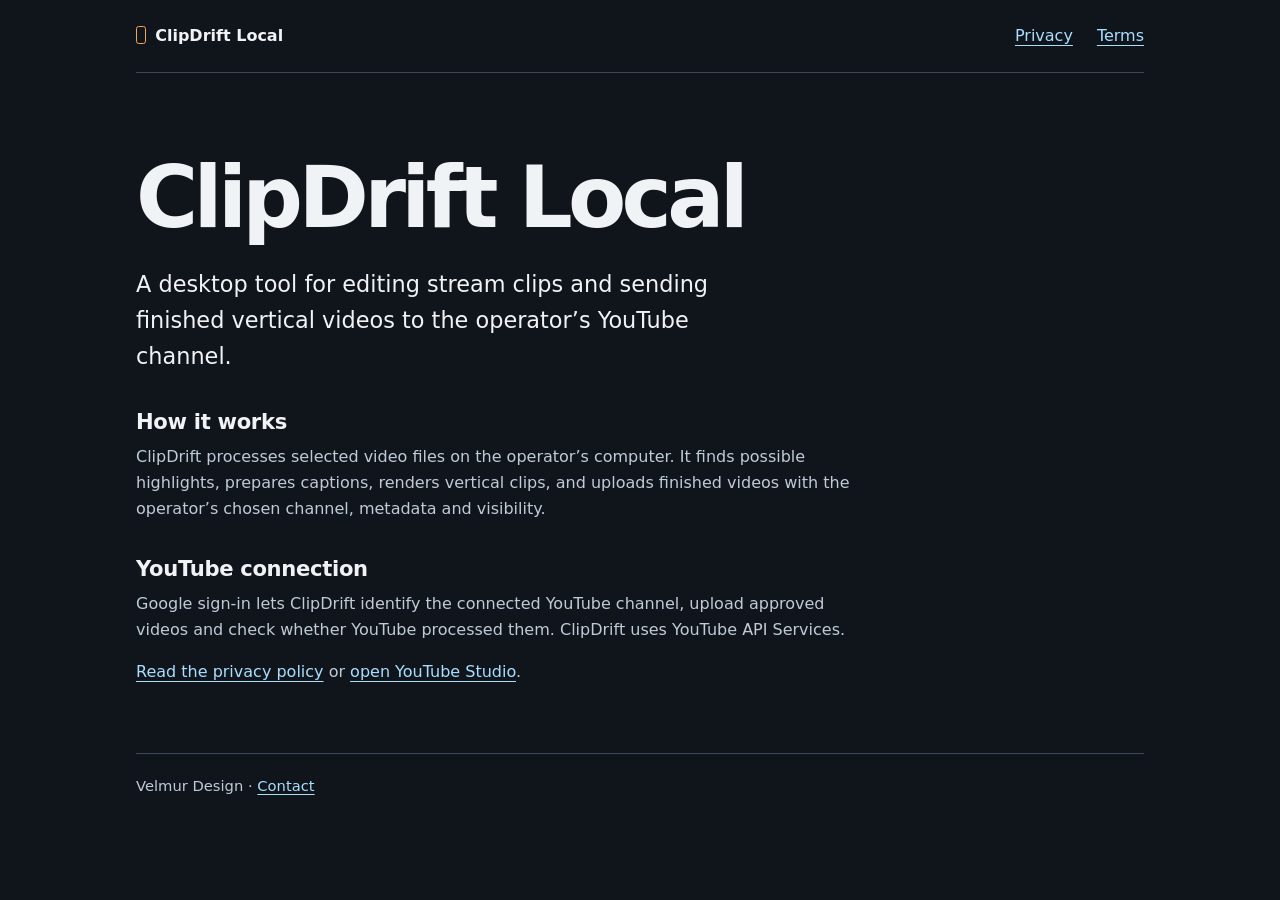
<file: index.html>
<!doctype html>
<html lang="en">
<head>
<meta charset="utf-8">
<meta name="viewport" content="width=device-width, initial-scale=1">
<title>ClipDrift Local</title>
<link rel="stylesheet" href="site.css">
</head>
<body>
<div class="wrap">
<header>
<a class="brand" href="./"><span class="mark" aria-hidden="true"></span>ClipDrift Local</a>
<nav aria-label="Site">
<a href="privacy.html">Privacy</a>
<a href="terms.html">Terms</a>
</nav>
</header>
<main>
<h1>ClipDrift Local</h1>
<p class="intro">A desktop tool for editing stream clips and sending finished vertical videos to the operator’s YouTube channel.</p>
<h2>How it works</h2>
<p>ClipDrift processes selected video files on the operator’s computer. It finds possible highlights, prepares captions, renders vertical clips, and uploads finished videos with the operator’s chosen channel, metadata and visibility.</p>
<h2>YouTube connection</h2>
<p>Google sign-in lets ClipDrift identify the connected YouTube channel, upload approved videos and check whether YouTube processed them. ClipDrift uses YouTube API Services.</p>
<p><a href="privacy.html">Read the privacy policy</a> or <a href="https://studio.youtube.com/">open YouTube Studio</a>.</p>
</main>
<footer>Velmur Design · <a href="mailto:velmurdesign@gmail.com">Contact</a></footer>
</div>
</body>
</html>
</file>
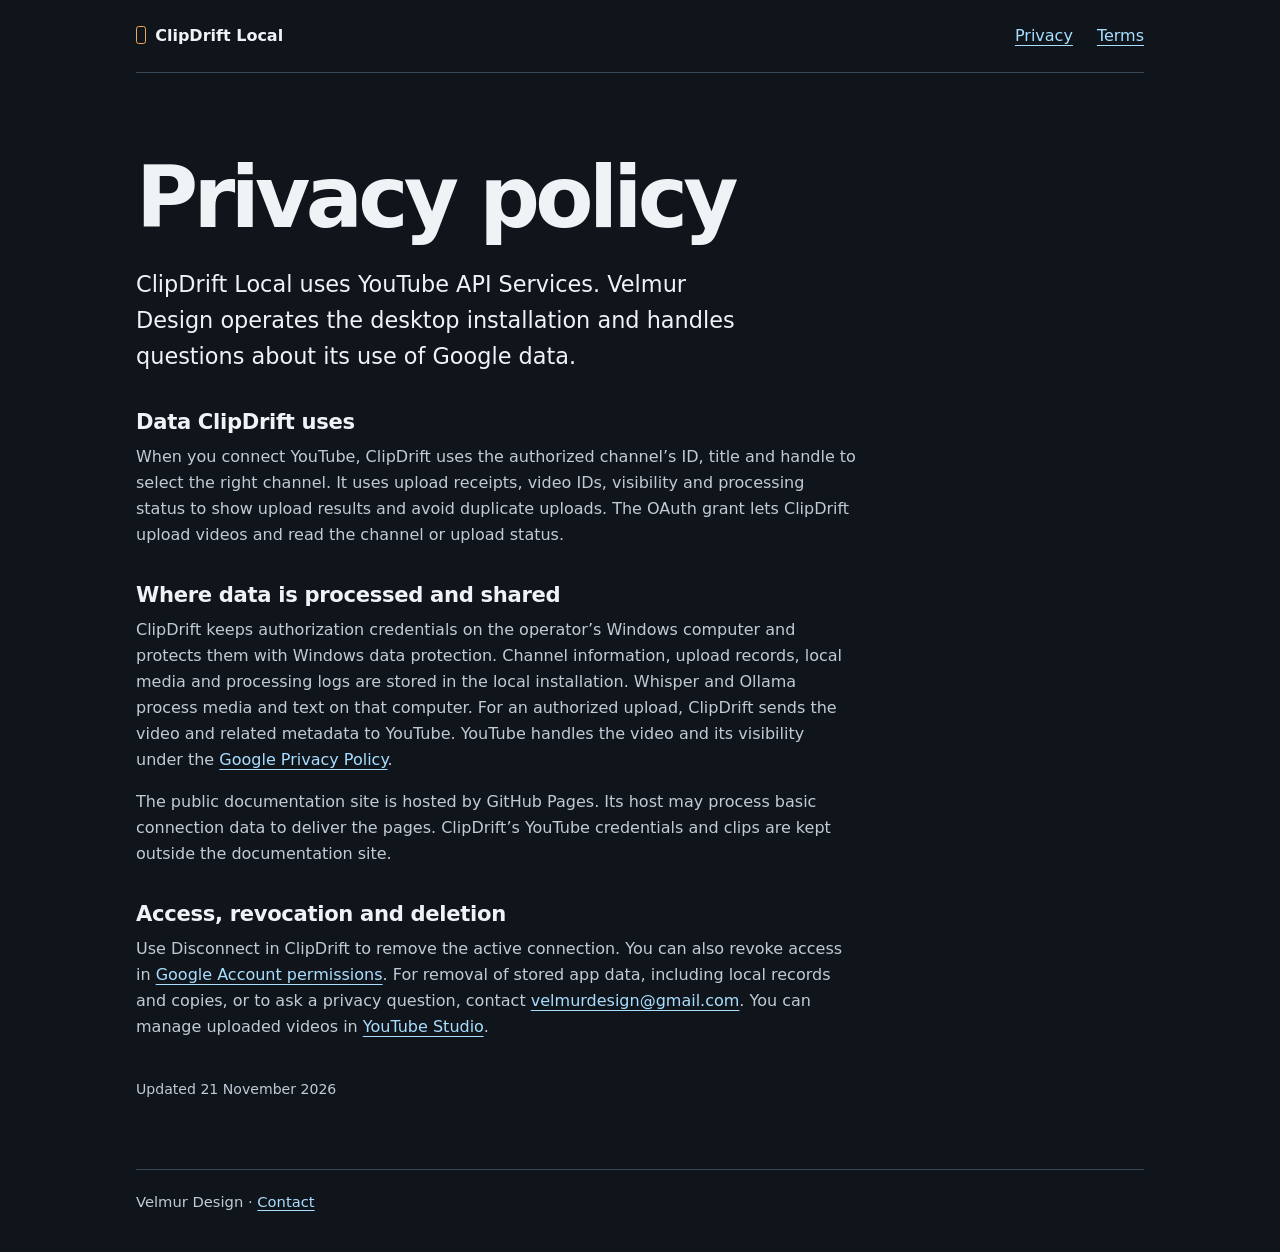
<file: privacy.html>
<!doctype html>
<html lang="en">
<head>
<meta charset="utf-8">
<meta name="viewport" content="width=device-width, initial-scale=1">
<title>Privacy policy | ClipDrift Local</title>
<link rel="stylesheet" href="site.css">
</head>
<body>
<div class="wrap">
<header>
<a class="brand" href="./"><span class="mark" aria-hidden="true"></span>ClipDrift Local</a>
<nav aria-label="Site">
<a href="privacy.html" aria-current="page">Privacy</a>
<a href="terms.html">Terms</a>
</nav>
</header>
<main>
<h1>Privacy policy</h1>
<p class="intro">ClipDrift Local uses YouTube API Services. Velmur Design operates the desktop installation and handles questions about its use of Google data.</p>
<h2>Data ClipDrift uses</h2>
<p>When you connect YouTube, ClipDrift uses the authorized channel’s ID, title and handle to select the right channel. It uses upload receipts, video IDs, visibility and processing status to show upload results and avoid duplicate uploads. The OAuth grant lets ClipDrift upload videos and read the channel or upload status.</p>
<h2>Where data is processed and shared</h2>
<p>ClipDrift keeps authorization credentials on the operator’s Windows computer and protects them with Windows data protection. Channel information, upload records, local media and processing logs are stored in the local installation. Whisper and Ollama process media and text on that computer. For an authorized upload, ClipDrift sends the video and related metadata to YouTube. YouTube handles the video and its visibility under the <a href="https://policies.google.com/privacy">Google Privacy Policy</a>.</p>
<p>The public documentation site is hosted by GitHub Pages. Its host may process basic connection data to deliver the pages. ClipDrift’s YouTube credentials and clips are kept outside the documentation site.</p>
<h2>Access, revocation and deletion</h2>
<p>Use Disconnect in ClipDrift to remove the active connection. You can also revoke access in <a href="https://security.google.com/settings/security/permissions">Google Account permissions</a>. For removal of stored app data, including local records and copies, or to ask a privacy question, contact <a href="mailto:velmurdesign@gmail.com">velmurdesign@gmail.com</a>. You can manage uploaded videos in <a href="https://studio.youtube.com/">YouTube Studio</a>.</p>
<p class="last">Updated 21 November 2026</p>
</main>
<footer>Velmur Design · <a href="mailto:velmurdesign@gmail.com">Contact</a></footer>
</div>
</body>
</html>
</file>
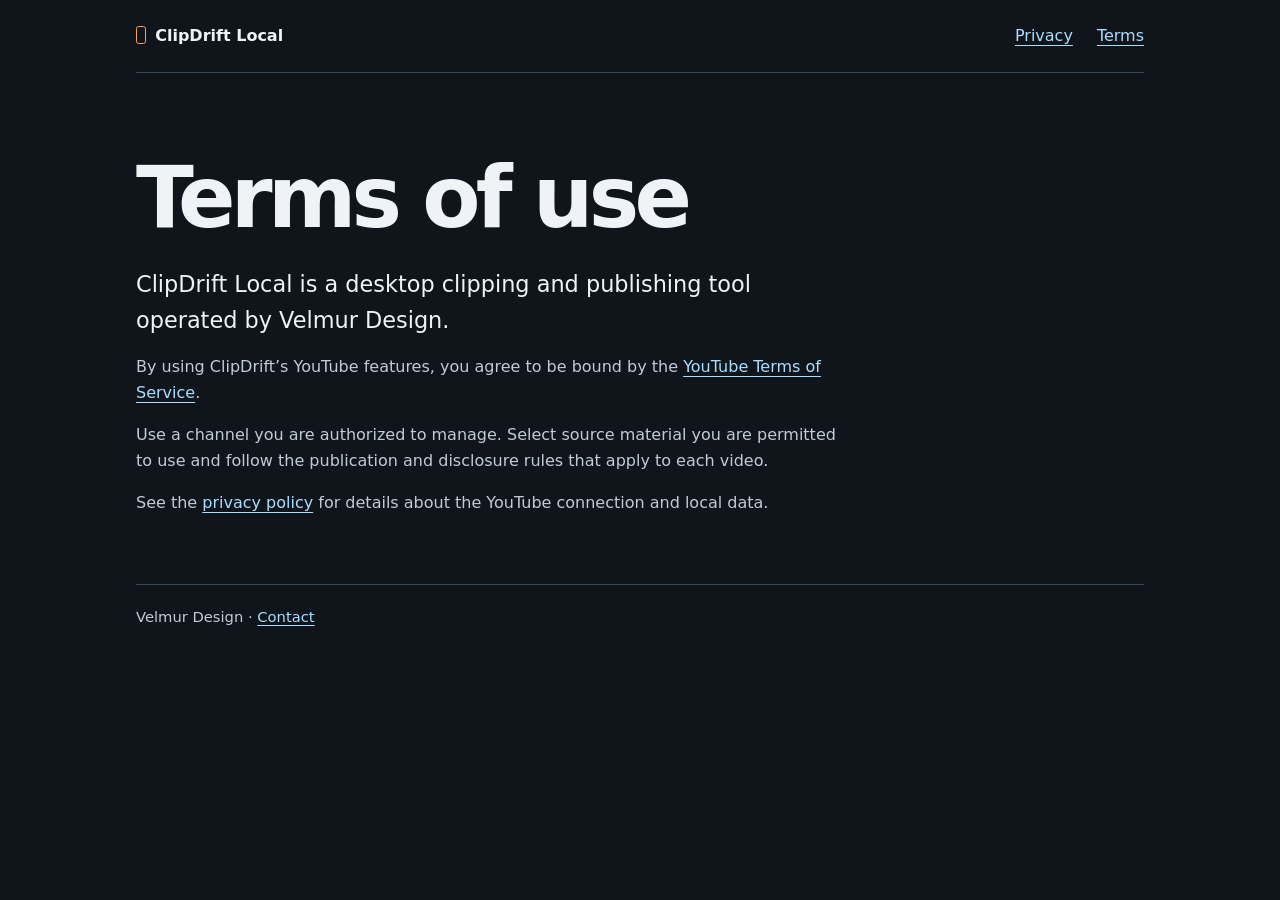
<file: terms.html>
<!doctype html>
<html lang="en">
<head>
<meta charset="utf-8">
<meta name="viewport" content="width=device-width, initial-scale=1">
<title>Terms of use | ClipDrift Local</title>
<link rel="stylesheet" href="site.css">
</head>
<body>
<div class="wrap">
<header>
<a class="brand" href="./"><span class="mark" aria-hidden="true"></span>ClipDrift Local</a>
<nav aria-label="Site">
<a href="privacy.html">Privacy</a>
<a href="terms.html" aria-current="page">Terms</a>
</nav>
</header>
<main>
<h1>Terms of use</h1>
<p class="intro">ClipDrift Local is a desktop clipping and publishing tool operated by Velmur Design.</p>
<p>By using ClipDrift’s YouTube features, you agree to be bound by the <a href="https://www.youtube.com/t/terms">YouTube Terms of Service</a>.</p>
<p>Use a channel you are authorized to manage. Select source material you are permitted to use and follow the publication and disclosure rules that apply to each video.</p>
<p>See the <a href="privacy.html">privacy policy</a> for details about the YouTube connection and local data.</p>
</main>
<footer>Velmur Design · <a href="mailto:velmurdesign@gmail.com">Contact</a></footer>
</div>
</body>
</html>
</file>
<file: site.css>
:root {
  color-scheme: dark;
  --surface: #10151c;
  --text: #f0f3f6;
  --body: #c1cbd5;
  --link: #a9deff;
  --line: #394857;
  --mark: #f5a45b;
  font: 100%/1.62 "Segoe UI", system-ui, sans-serif;
}
* { box-sizing: border-box; }
body { margin: 0; background: var(--surface); color: var(--body); }
.wrap { width: min(63rem, 100% - 3rem); margin-inline: auto; }
header {
  display: flex;
  align-items: center;
  justify-content: space-between;
  flex-wrap: wrap;
  gap: 1rem;
  padding-block: 1.45rem;
  border-bottom: 1px solid var(--line);
}
.brand { color: var(--text); text-decoration: none; font-weight: 700; }
.mark {
  display: inline-block;
  vertical-align: -0.18em;
  width: 0.65em;
  height: 1.1em;
  margin-right: 0.55rem;
  border: 0.12em solid var(--mark);
  border-radius: 0.17em;
}
nav { display: flex; flex-wrap: wrap; gap: 0.55rem 1.5rem; }
main { max-width: 45rem; padding-block: clamp(2.1rem, 6vw, 5rem) 3.25rem; }
h1, h2 { color: var(--text); font-weight: 700; line-height: 1.13; }
h1 { font-size: clamp(2.3rem, 7vw, 5.3rem); letter-spacing: -0.055em; margin: 0 0 1.25rem; }
h2 { font-size: 1.32rem; margin: 2.2rem 0 0.65rem; letter-spacing: -0.015em; }
p { margin: 0 0 1rem; }
.intro { color: var(--text); max-width: 39rem; font-size: clamp(1.1rem, 2vw, 1.4rem); }
.last { margin-top: 2.4rem; font-size: 0.88rem; }
a { color: var(--link); text-underline-offset: 0.22em; }
a:focus-visible { outline: 2px solid var(--mark); outline-offset: 4px; }
footer { border-top: 1px solid var(--line); padding-block: 1.25rem 2.4rem; font-size: 0.92rem; }
@media (max-width: 32rem) {
  .wrap { width: calc(100% - 1.75rem); }
  header { gap: 0.6rem; }
}
</file>
